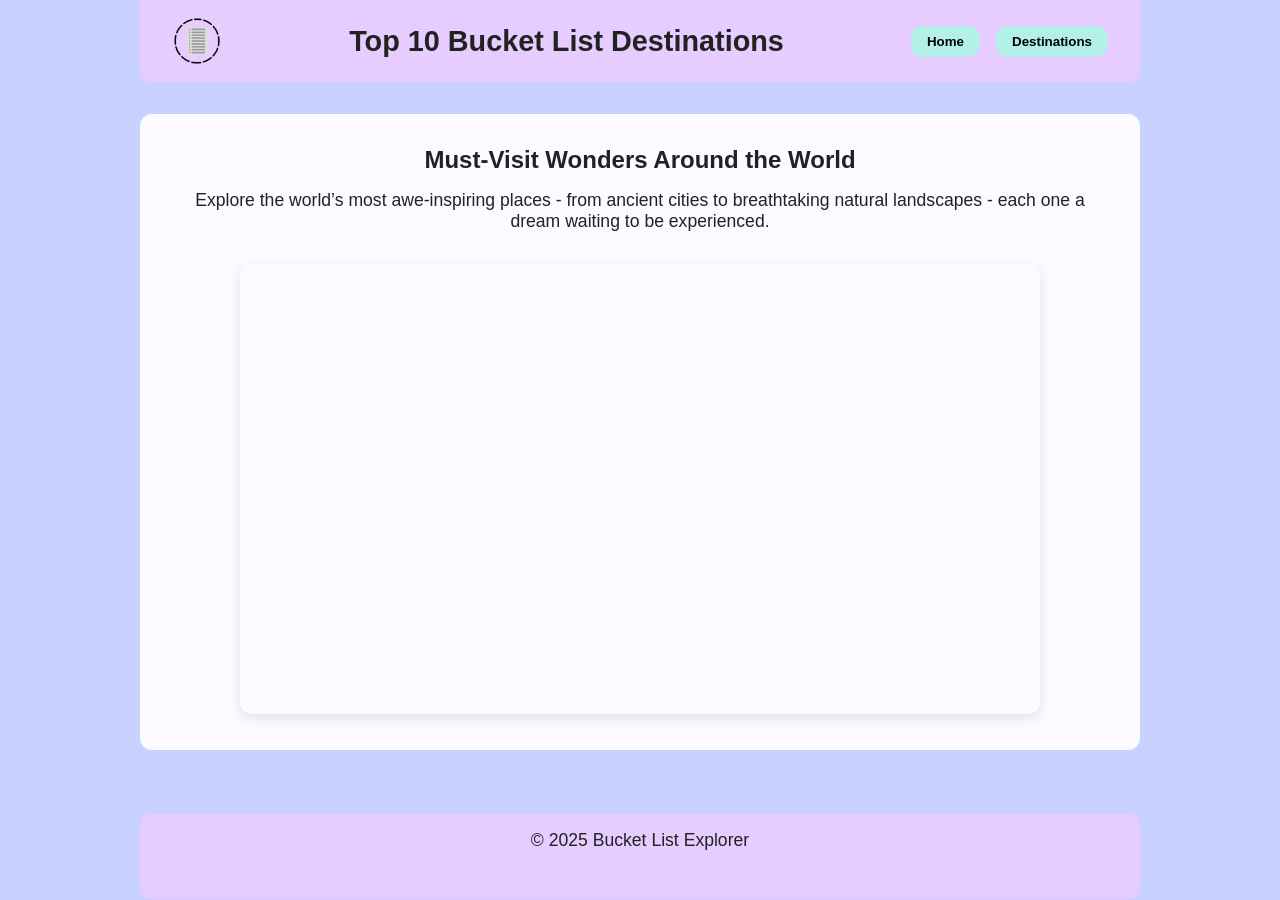
<file: index.html>
<!DOCTYPE html>
<html lang="en">
<head>
  <meta charset="UTF-8" />
  <meta name="viewport" content="width=device-width, initial-scale=1.0" />
  <title>Top 10 Bucket List Destinations</title>
  <link rel="icon" href="favicon.ico" type="image/x-icon" />
  <link rel="stylesheet" href="styles.css" />
  <style>
    * {
      margin: 0;
      padding: 0;
      box-sizing: border-box;
    }

    body {
      font-family: Arial, sans-serif;
      background: #c8d1ff url('https://www.transparenttextures.com/patterns/grey-jean.png');
      color: #222;
      display: flex;
      flex-direction: column;
      align-items: center;
    }

    header {
      position: sticky;
      top: 0;
      z-index: 999;
      background-color: #e6ccff;
      display: flex;
      align-items: center;
      justify-content: space-between;
      padding: 1rem 2rem;
      border-radius: 0 0 10px 10px;
      width: 100%;
      max-width: 1000px;
    }

    .logo {
      width: 50px;
      height: 50px;
      object-fit: contain;
      border-radius: 8px;
    }

    header h1 {
      font-size: 1.8rem;
      flex: 1;
      text-align: center;
    }

    nav {
      display: flex;
      gap: 1rem;
    }

    nav button {
      padding: 0.5rem 1rem;
      background-color: #b2f0e8;
      border: none;
      font-weight: bold;
      cursor: pointer;
      border-radius: 12px;
      transition: box-shadow 0.3s ease;
    }

    nav button:hover {
      box-shadow: 0 4px 8px rgba(0, 0, 0, 0.2);
    }

    main {
      max-width: 1000px;
      background-color: rgba(255, 255, 255, 0.9);
      border-radius: 12px;
      margin: 2rem auto;
      padding: 2rem;
      text-align: center;
    }

    h2 {
      font-size: 1.5rem;
      margin-bottom: 1rem;
    }

    p {
      font-size: 1.1rem;
      margin-bottom: 2rem;
    }

    iframe {
      border-radius: 12px;
      width: 100%;
      max-width: 800px;
      height: 450px;
      box-shadow: 0 4px 12px rgba(0,0,0,0.1);
    }

    footer {
      background-color: #e6ccff;
      text-align: center;
      padding: 1rem;
      margin-top: 2rem;
      width: 100%;
      max-width: 1000px;
      border-radius: 10px;
    }
  </style>
</head>
<body>
  <header>
    <img src="Bucketlist.png" alt="Bucket Logo" class="logo" />
    <h1>Top 10 Bucket List Destinations</h1>
    <nav>
      <a href="index.html"><button>Home</button></a>
      <a href="destinations.html"><button>Destinations</button></a>
    </nav>
  </header>

  <main>
    <h2>Must-Visit Wonders Around the World</h2>
    <p>Explore the world’s most awe-inspiring places - from ancient cities to breathtaking natural landscapes - each one a dream waiting to be experienced.</p>
    <iframe width="800" height="400" src="https://www.youtube.com/embed/eLPVDaaQybY?si=MjUAlmD4UxkBn8ir"
    title="YouTube video player" frameborder="0"
    allow="accelerometer; autoplay; clipboard-write; encrypted-media; gyroscope; picture-in-picture; web-share"
    referrerpolicy="strict-origin-when-cross-origin" allowfullscreen></iframe>
  </main>

  <footer>
    <p>© 2025 Bucket List Explorer</p>
  </footer>
</body>
</html>
</file>
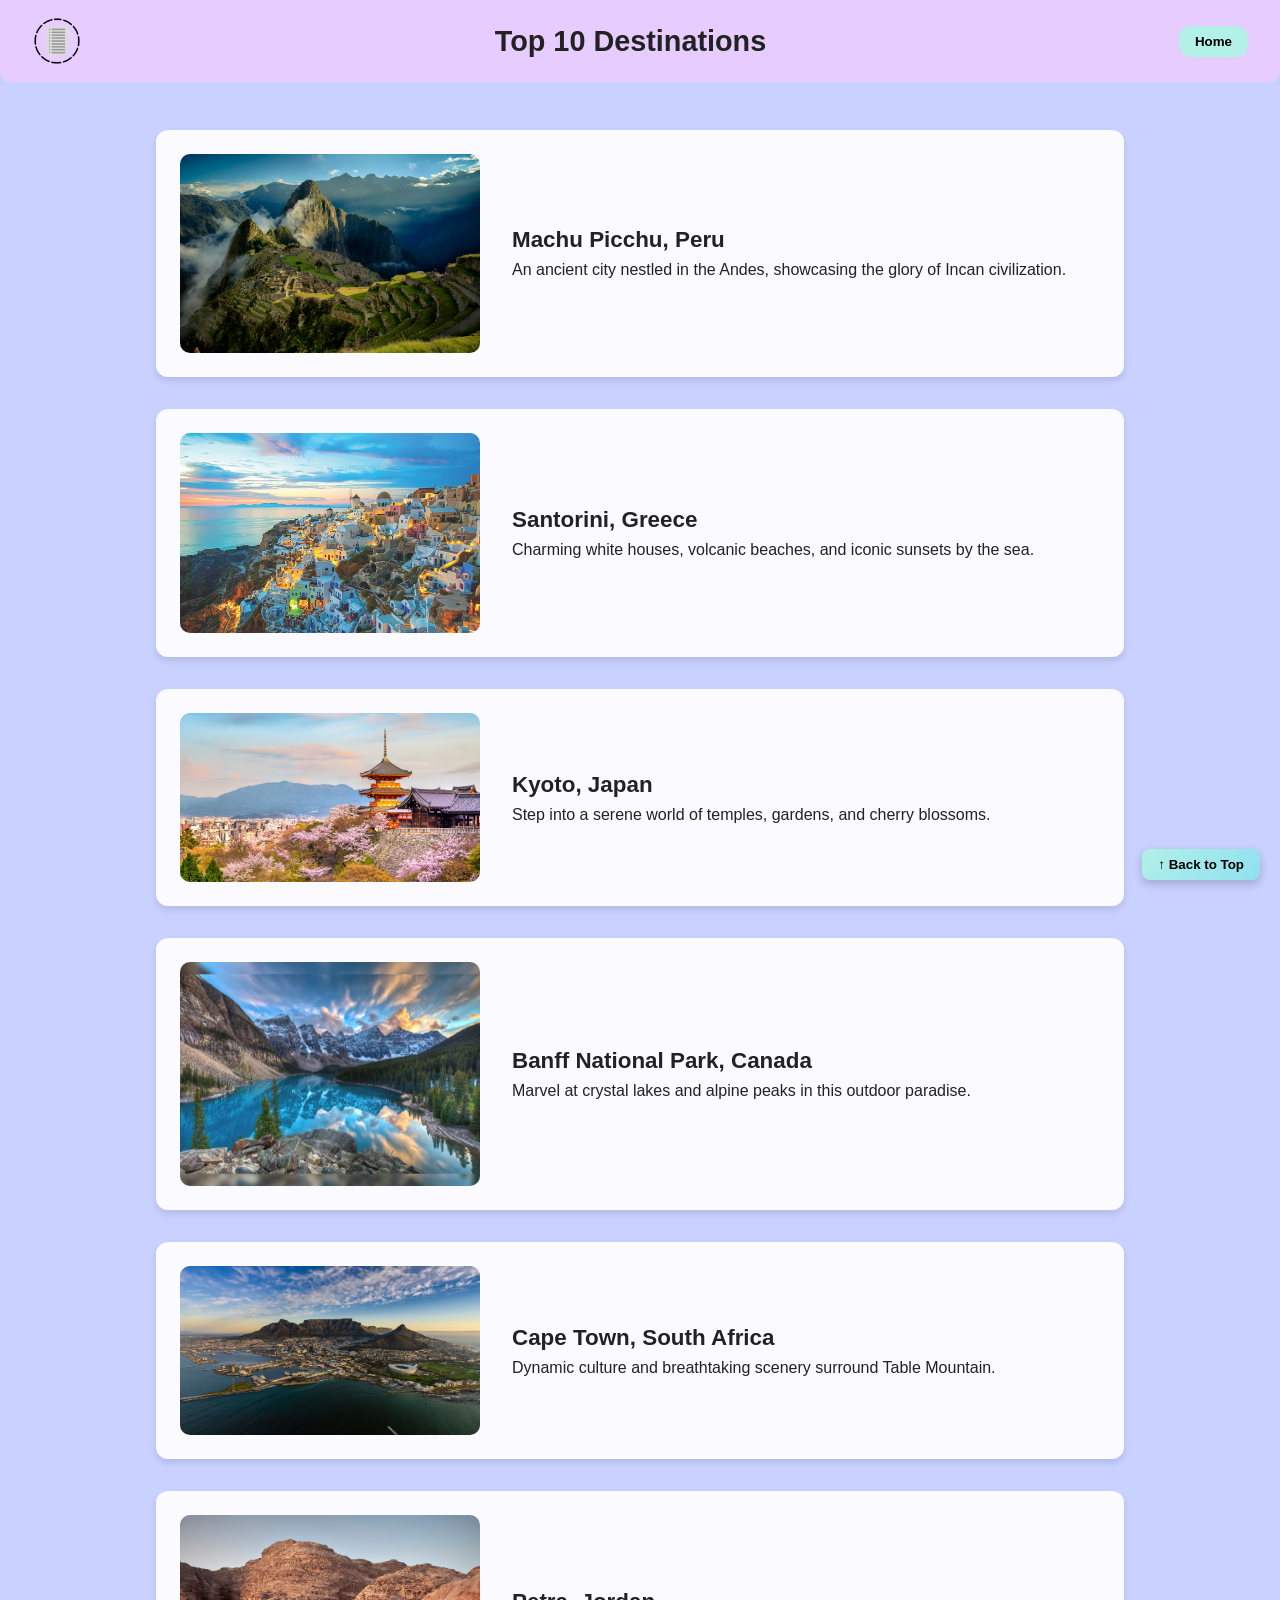
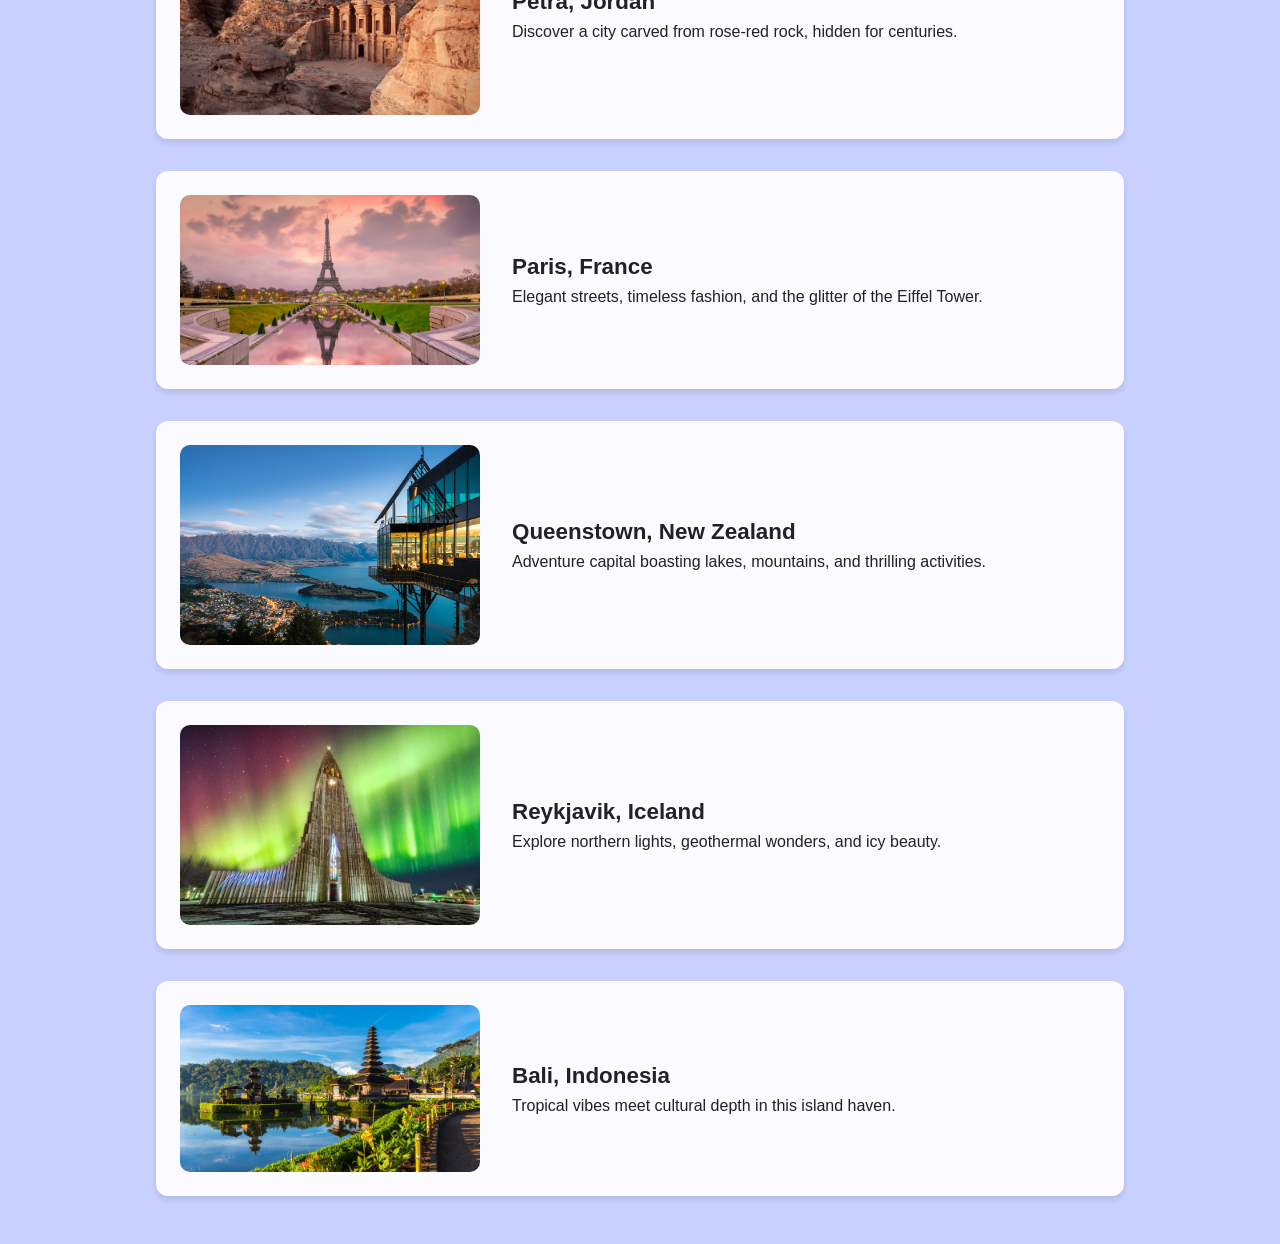
<file: destinations.html>
<!DOCTYPE html>
<html lang="en">
<head>
  <meta charset="UTF-8" />
  <meta name="viewport" content="width=device-width, initial-scale=1.0" />
  <title>Top 10 Bucket List Destinations</title>
  <link rel="icon" href="favicon.ico" type="image/x-icon" />
  <link rel="stylesheet" href="styles.css" />
  <style>
    * {
      margin: 0;
      padding: 0;
      box-sizing: border-box;
    }

    body {
      font-family: Arial, sans-serif;
      background: #c8d1ff url('https://www.transparenttextures.com/patterns/grey-jean.png');
      color: #222;
    }

    header {
      position: sticky;
      top: 0;
      z-index: 999;
      background-color: #e6ccff;
      display: flex;
      align-items: center;
      justify-content: space-between;
      padding: 1rem 2rem;
      border-radius: 0 0 10px 10px;
    }

    .logo {
      width: 50px;
      height: 50px;
      object-fit: contain;
      border-radius: 8px;
    }

    header h1 {
      font-size: 1.8rem;
      flex: 1;
      text-align: center;
    }

    nav {
      display: flex;
      gap: 1rem;
    }

    nav button {
      padding: 0.5rem 1rem;
      background-color: #b2f0e8;
      border: none;
      font-weight: bold;
      cursor: pointer;
      border-radius: 12px;
      transition: box-shadow 0.3s ease;
    }

    nav button:hover {
      box-shadow: 0 4px 8px rgba(0, 0, 0, 0.2);
    }

    main {
      max-width: 1000px;
      margin: 2rem auto;
      padding: 1rem;
      display: flex;
      flex-direction: column;
      gap: 2rem;
    }

    .destination {
      display: flex;
      flex-wrap: wrap;
      align-items: center;
      background-color: rgba(255, 255, 255, 0.9);
      padding: 1.5rem;
      border-radius: 12px;
      box-shadow: 0 4px 6px rgba(0, 0, 0, 0.1);
      gap: 2rem;
    }

    .destination img {
      width: 100%;
      max-width: 300px;
      border-radius: 10px;
      object-fit: cover;
    }

    .destination h2 {
      font-size: 1.4rem;
      margin-bottom: 0.5rem;
    }

    .back-to-top {
      position: fixed;
      bottom: 20px;
      right: 20px;
      padding: 0.5rem 1rem;
      background-color: #b2f0e8;
      border: none;
      font-weight: bold;
      border-radius: 8px;
      cursor: pointer;
      z-index: 1000;
    }

    .back-to-top:hover {
      box-shadow: 0 4px 10px rgba(0, 0, 0, 0.2);
    }
  </style>
</head>
<body>
  <header>
    <img src="Bucketlist.png" alt="Bucket Logo" class="logo" />
    <h1>Top 10 Destinations</h1>
    <nav>
      <a href="index.html"><button>Home</button></a>
    </nav>
  </header>

  <main>
    <section class="destination">
      <img src="Peru.jpg" alt="Machu Picchu">
      <div>
        <h2>Machu Picchu, Peru</h2>
        <p>An ancient city nestled in the Andes, showcasing the glory of Incan civilization.</p>
      </div>
    </section>
    <section class="destination">
      <img src="Greece.webp" alt="Santorini">
      <div>
        <h2>Santorini, Greece</h2>
        <p>Charming white houses, volcanic beaches, and iconic sunsets by the sea.</p>
      </div>
    </section>
    <section class="destination">
      <img src="Japan.jpg" alt="Kyoto">
      <div>
        <h2>Kyoto, Japan</h2>
        <p>Step into a serene world of temples, gardens, and cherry blossoms.</p>
      </div>
    </section>
    <section class="destination">
      <img src="Canada.webp" alt="Banff">
      <div>
        <h2>Banff National Park, Canada</h2>
        <p>Marvel at crystal lakes and alpine peaks in this outdoor paradise.</p>
      </div>
    </section>
    <section class="destination">
      <img src="Southafrica.webp" alt="Cape Town">
      <div>
        <h2>Cape Town, South Africa</h2>
        <p>Dynamic culture and breathtaking scenery surround Table Mountain.</p>
      </div>
    </section>
    <section class="destination">
      <img src="Jordan.avif" alt="Petra">
      <div>
        <h2>Petra, Jordan</h2>
        <p>Discover a city carved from rose-red rock, hidden for centuries.</p>
      </div>
    </section>
    <section class="destination">
      <img src="Paris.jpg" alt="Paris">
      <div>
        <h2>Paris, France</h2>
        <p>Elegant streets, timeless fashion, and the glitter of the Eiffel Tower.</p>
      </div>
    </section>
    <section class="destination">
      <img src="NZ.jpg" alt="Queenstown">
      <div>
        <h2>Queenstown, New Zealand</h2>
        <p>Adventure capital boasting lakes, mountains, and thrilling activities.</p>
      </div>
    </section>
    <section class="destination">
      <img src="Iceland.jpg" alt="Reykjavik">
      <div>
        <h2>Reykjavik, Iceland</h2>
        <p>Explore northern lights, geothermal wonders, and icy beauty.</p>
      </div>
    </section>
    <section class="destination">
      <img src="Bali.jpg" alt="Bali">
      <div>
        <h2>Bali, Indonesia</h2>
        <p>Tropical vibes meet cultural depth in this island haven.</p>
      </div>
    </section>
  </main>

  <button class="back-to-top" onclick="window.scrollTo({ top: 0, behavior: 'smooth' });">↑ Back to Top</button>
</body>
</html>
</file>
<file: styles.css>
/* Animated Card Reveal on Scroll */
.destination {
  opacity: 0;
  transform: translateY(30px);
  animation: fadeInUp 0.8s ease-out forwards;
}

/* Staggered reveal animation using nth-child */
.destination:nth-child(1) { animation-delay: 0.1s; }
.destination:nth-child(2) { animation-delay: 0.2s; }
.destination:nth-child(3) { animation-delay: 0.3s; }
.destination:nth-child(4) { animation-delay: 0.4s; }
.destination:nth-child(5) { animation-delay: 0.5s; }
.destination:nth-child(6) { animation-delay: 0.6s; }
.destination:nth-child(7) { animation-delay: 0.7s; }
.destination:nth-child(8) { animation-delay: 0.8s; }
.destination:nth-child(9) { animation-delay: 0.9s; }
.destination:nth-child(10) { animation-delay: 1s; }

@keyframes fadeInUp {
  to {
    opacity: 1;
    transform: translateY(0);
  }
}

/* 3D Hover Animation for Images */
.destination img {
  transition: transform 0.3s ease, box-shadow 0.3s ease;
}
.destination img:hover {
  transform: scale(1.05) rotateZ(1deg);
  box-shadow: 0 8px 16px rgba(0, 0, 0, 0.3);
}

/* Subtle Text Lift on Hover */
.destination h2, .destination p {
  transition: transform 0.2s ease;
}
.destination:hover h2,
.destination:hover p {
  transform: translateY(-2px);
}

/* Scrollbar Styling */
::-webkit-scrollbar {
  width: 10px;
}
::-webkit-scrollbar-thumb {
  background-color: #b2f0e8;
  border-radius: 10px;
}
::-webkit-scrollbar-track {
  background-color: #e6ccff;
}

/* Back-to-Top Button Enhancements */
.back-to-top {
  position: fixed;
  bottom: 20px;
  right: 20px;
  padding: 0.6rem 1.2rem;
  background: linear-gradient(135deg, #b2f0e8, #90e0ef);
  color: #000;
  font-weight: bold;
  border: none;
  border-radius: 8px;
  cursor: pointer;
  z-index: 1000;
  box-shadow: 0 4px 10px rgba(0,0,0,0.2);
  transition: transform 0.3s ease;
}

.back-to-top:hover {
  transform: translateY(-3px) scale(1.05);
}

/* Subtle Floating Animation on Logo */
.logo {
  animation: float 3s ease-in-out infinite;
}

@keyframes float {
  0% { transform: translateY(0); }
  50% { transform: translateY(-4px); }
  100% { transform: translateY(0); }
}

/* Glow on Header on Scroll */
header.scrolled {
  box-shadow: 0 8px 20px rgba(0, 0, 0, 0.15);
  transition: box-shadow 0.3s ease-in-out;
}
</file>
